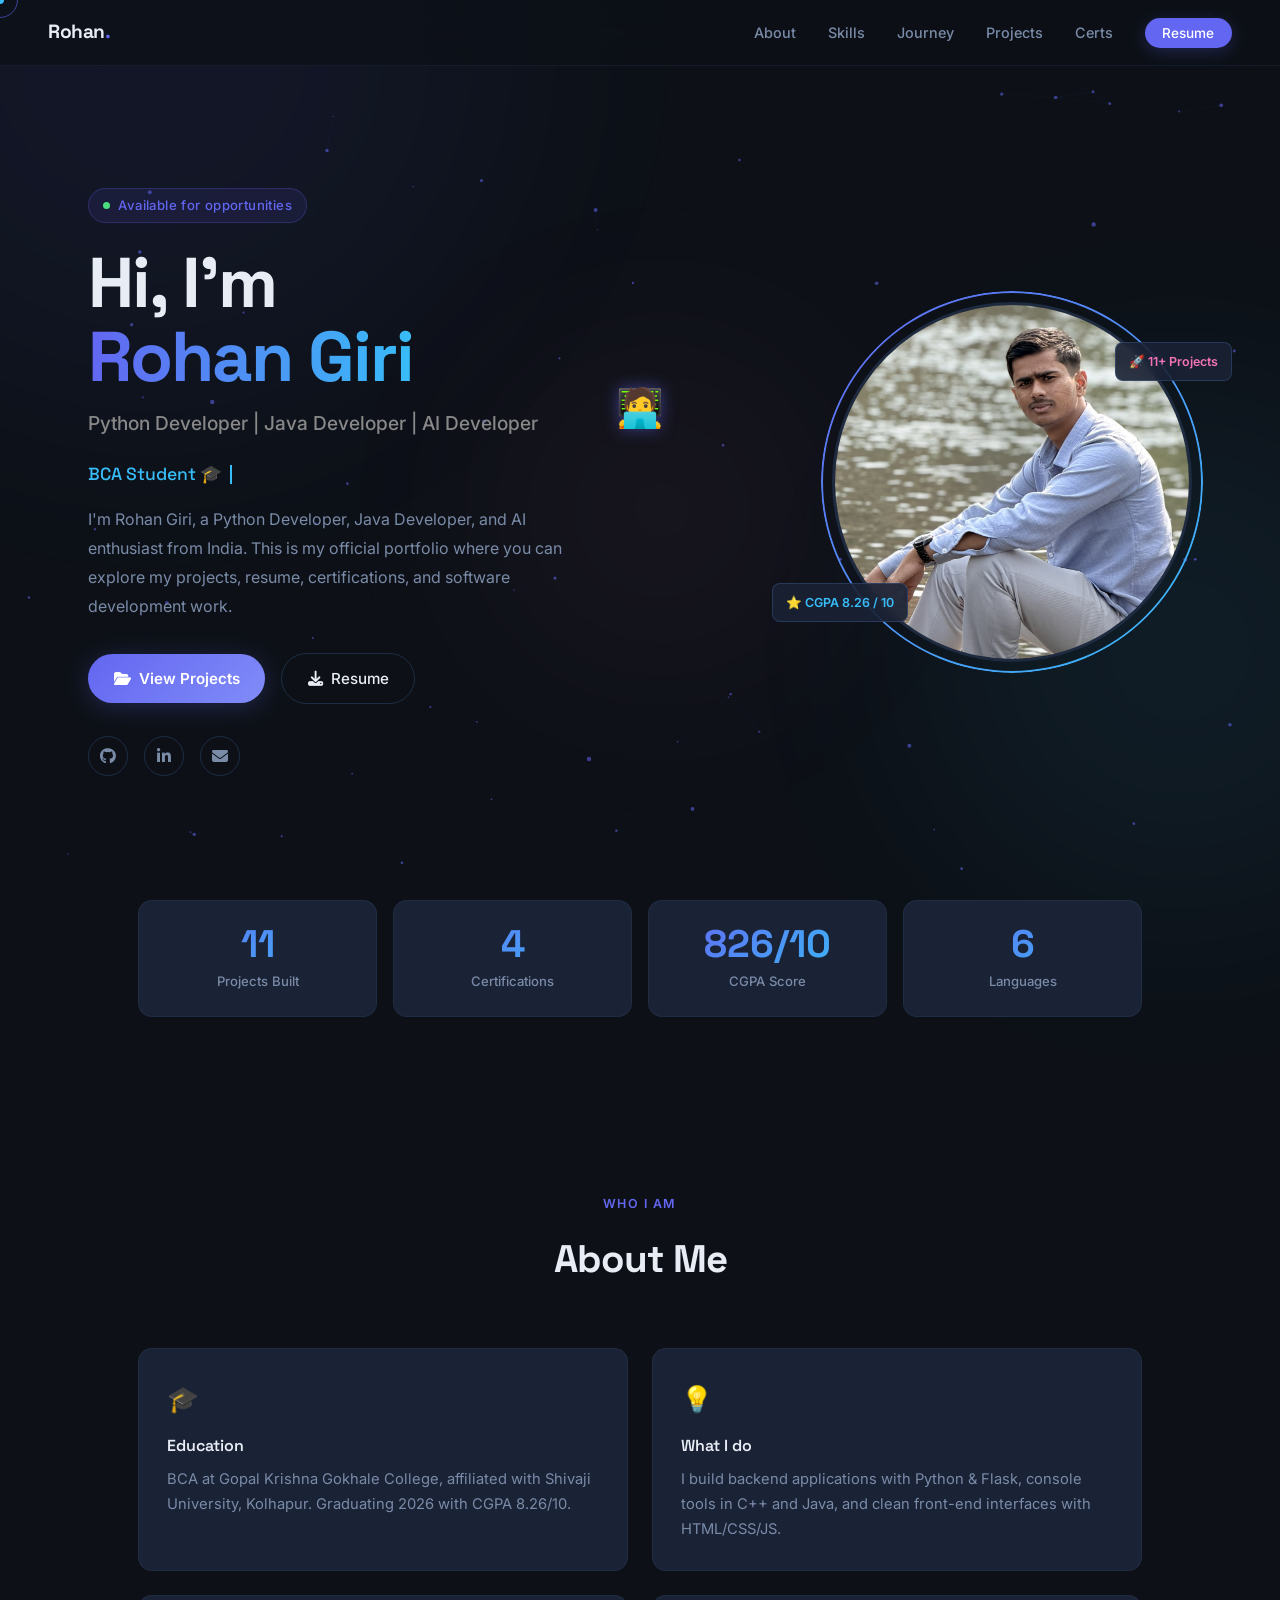
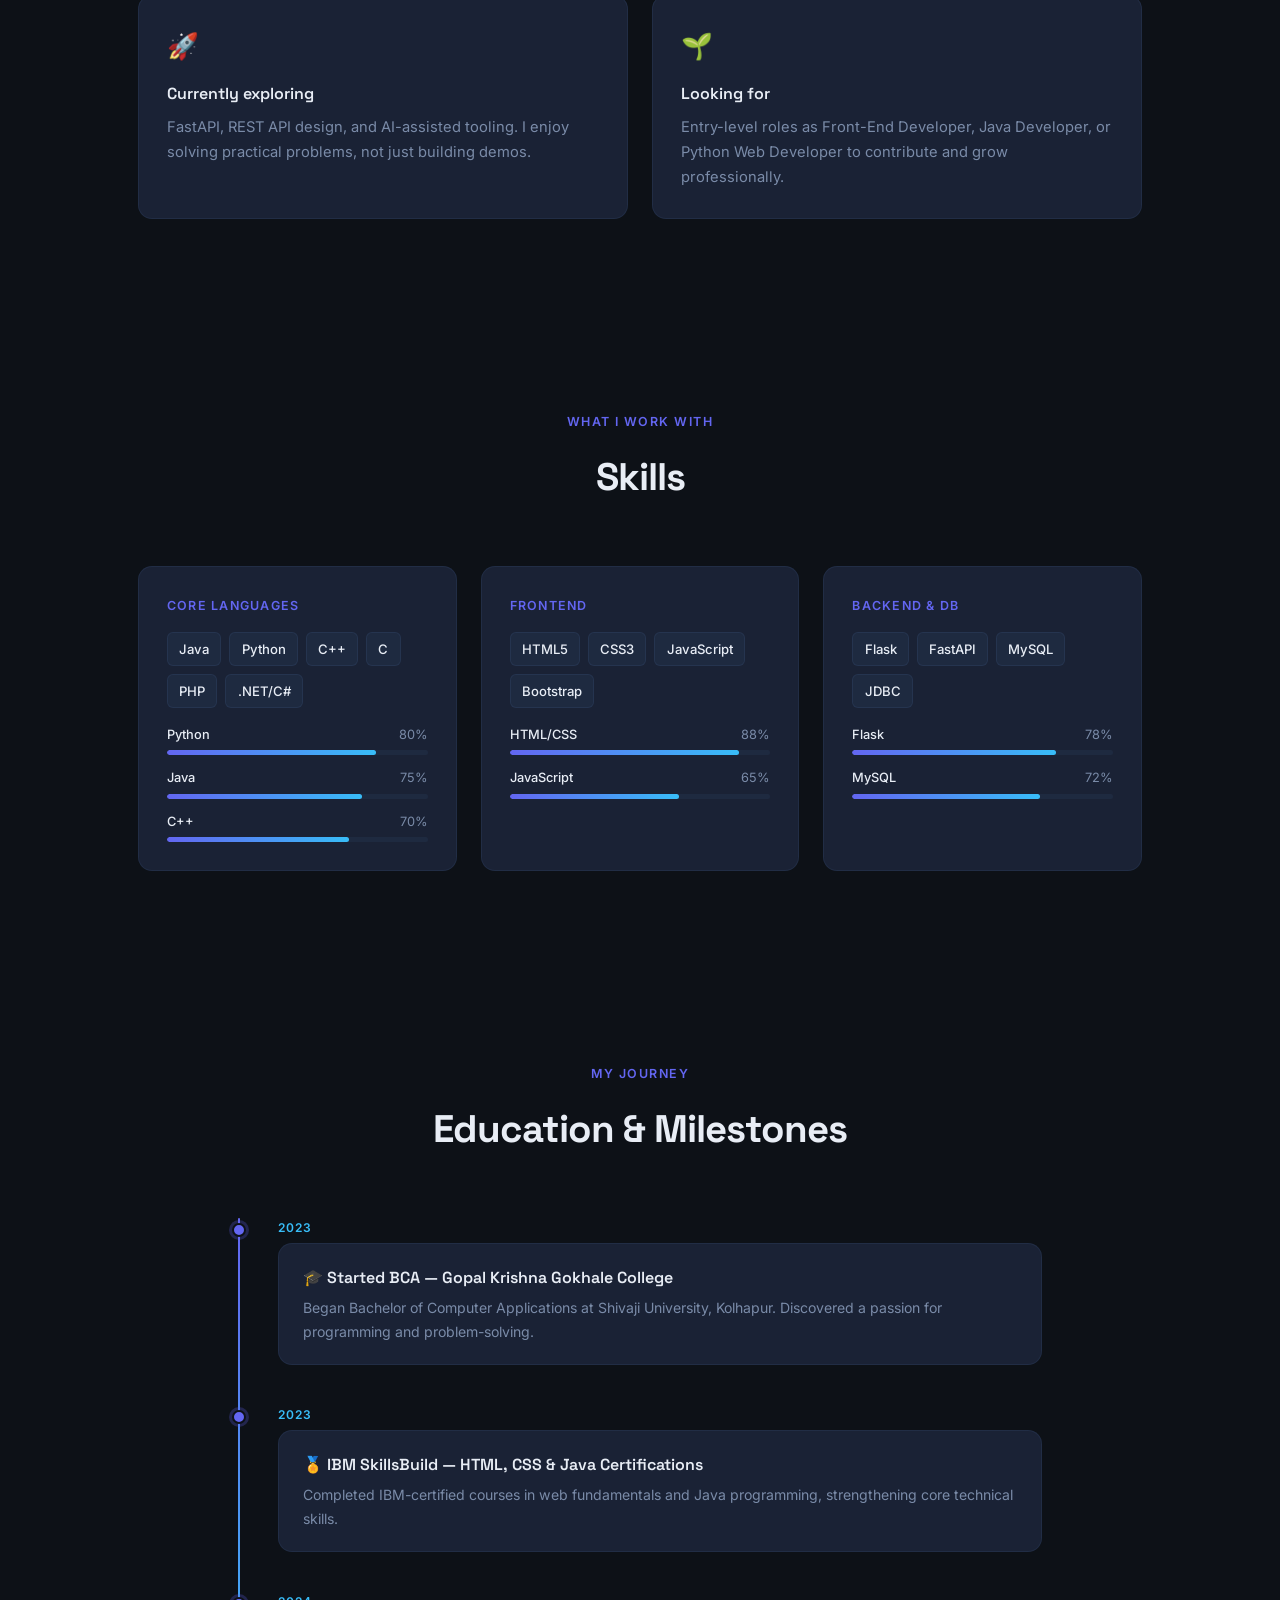
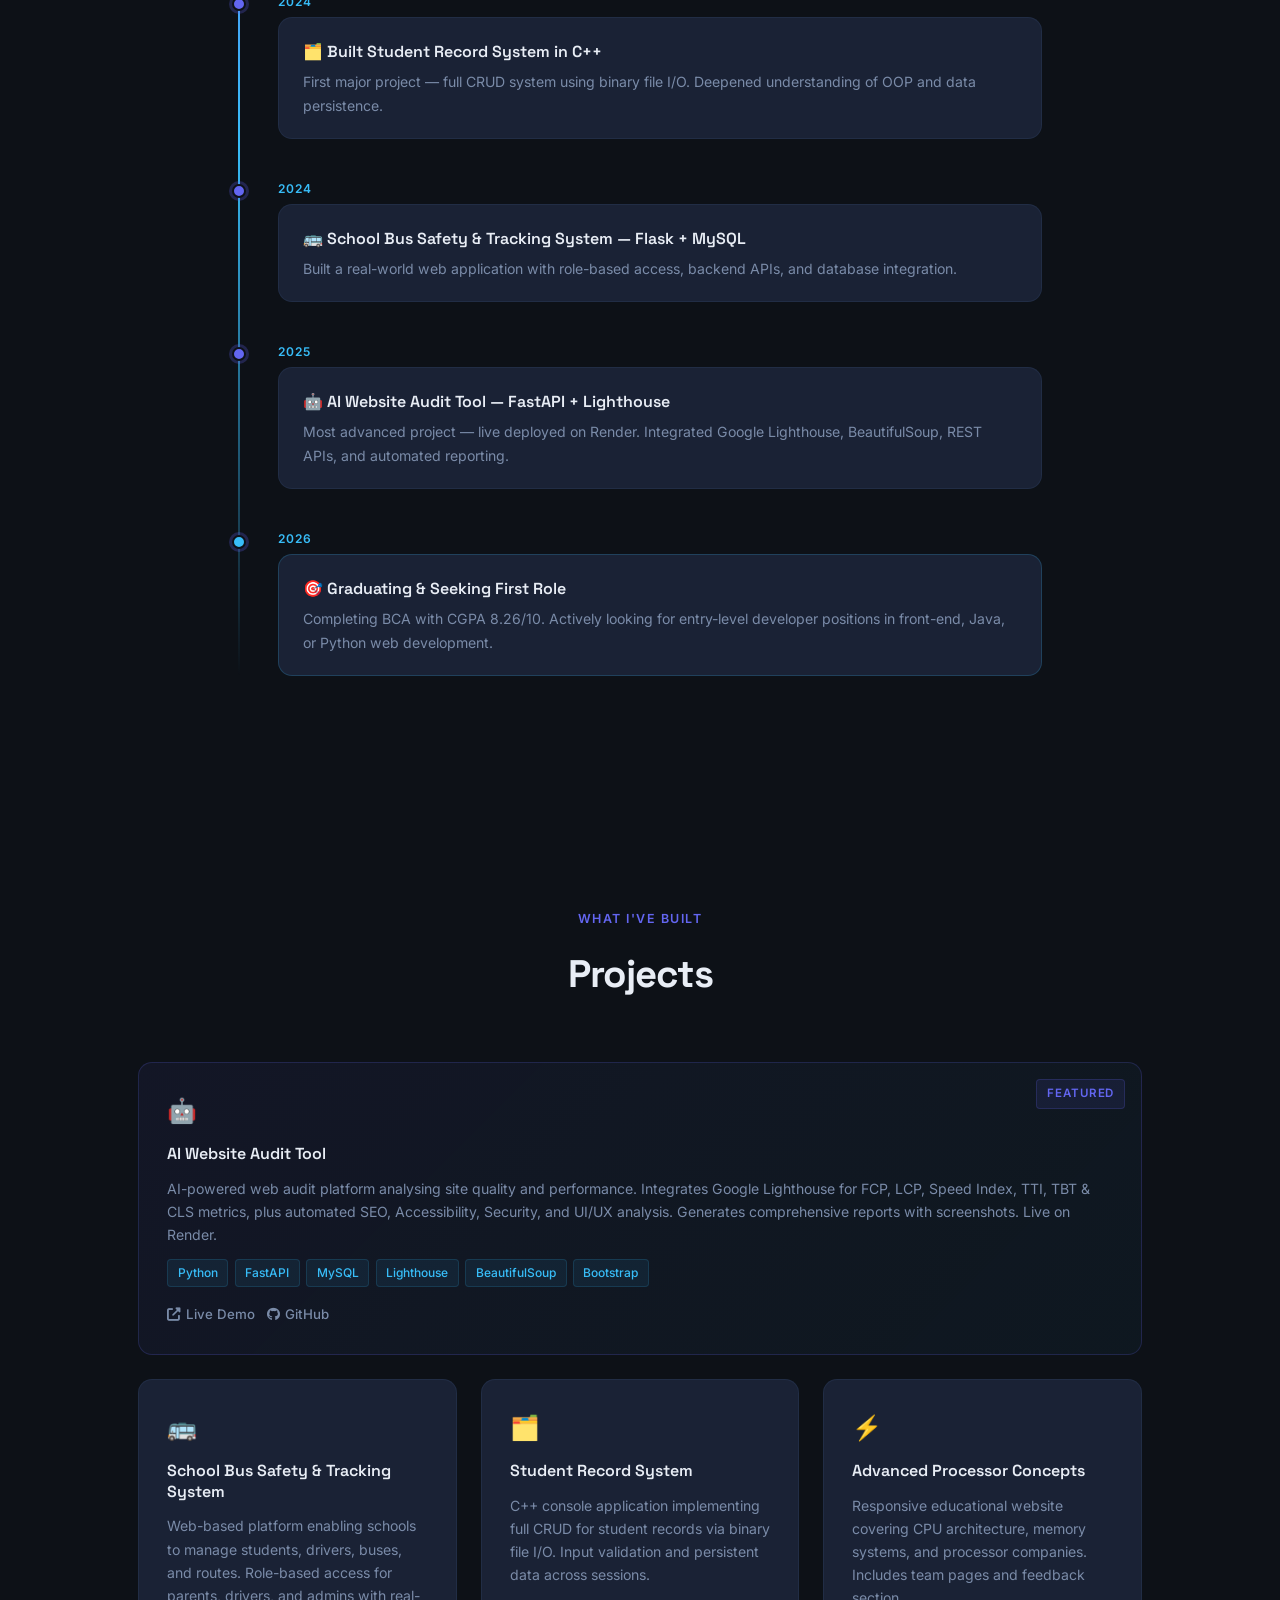
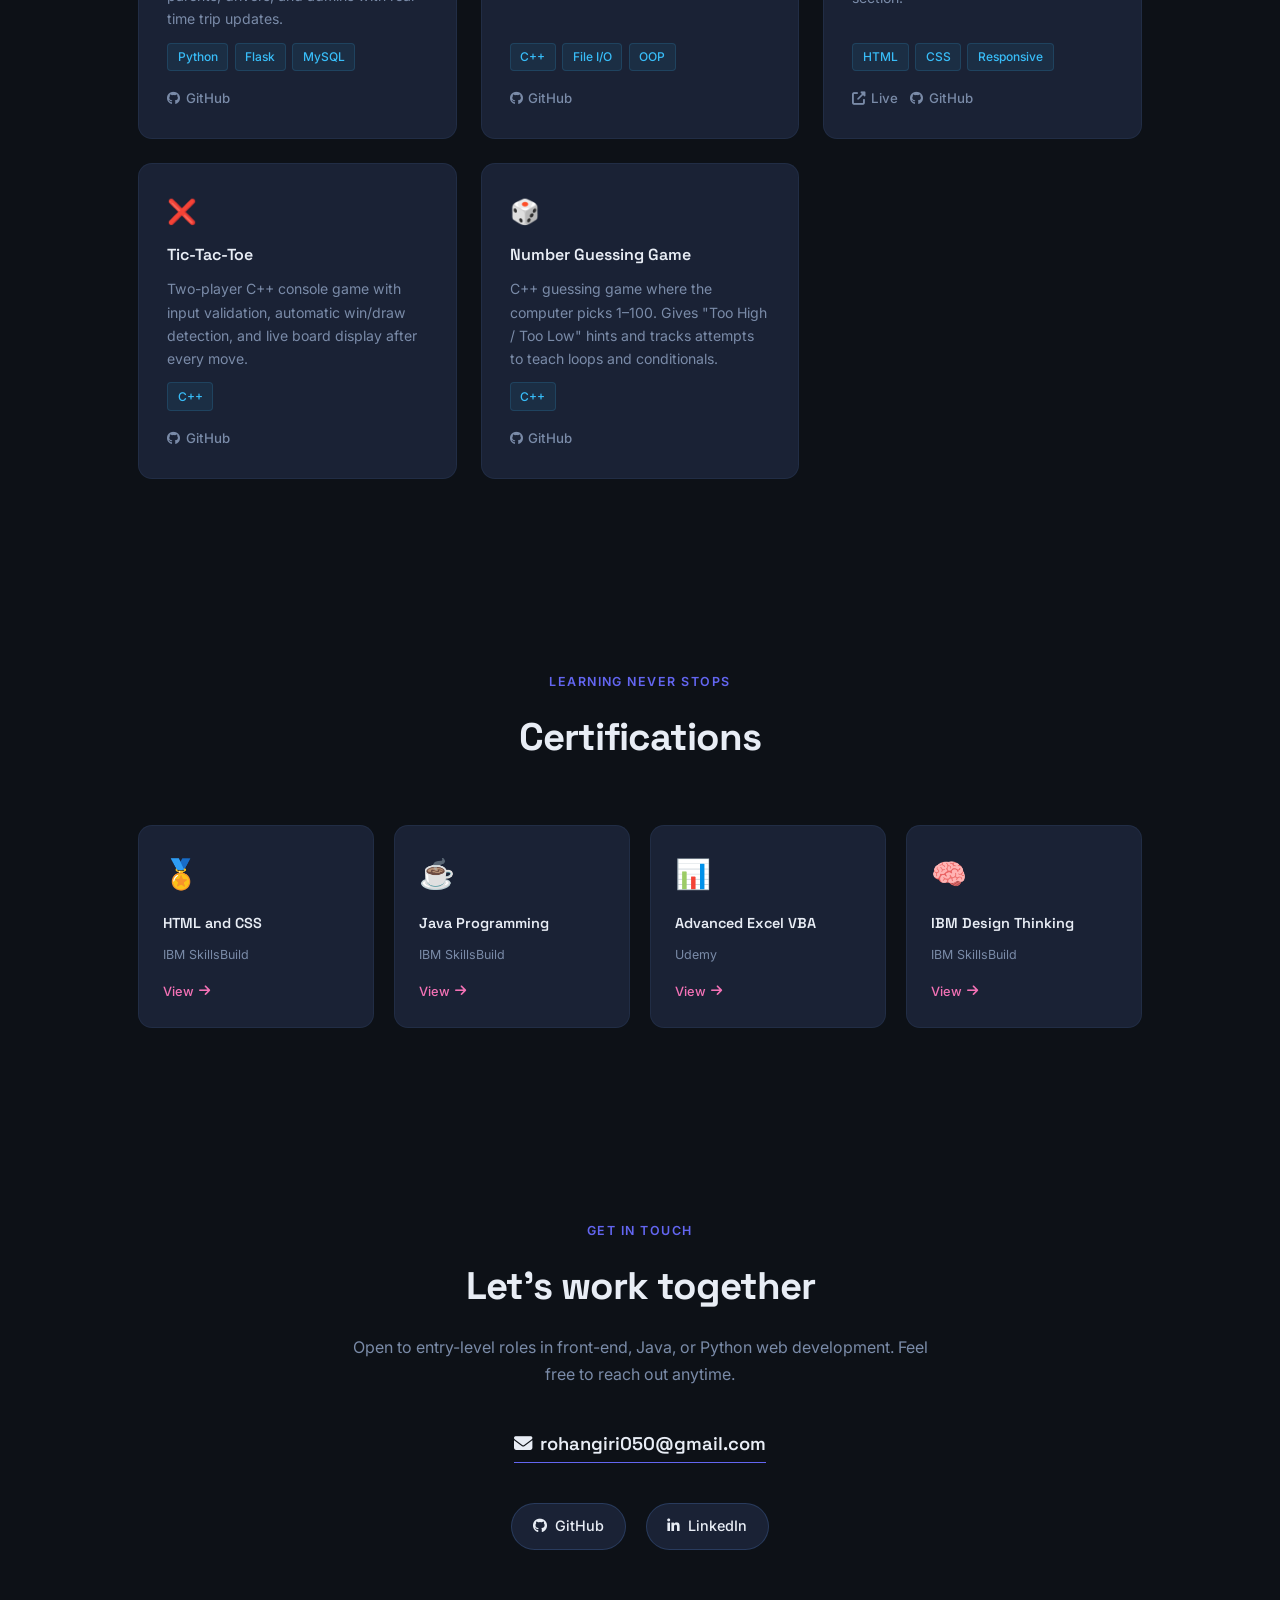
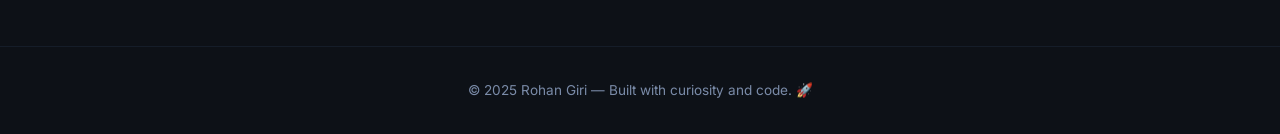
<file: index.html>
<!DOCTYPE html>
<html lang="en">
<head>
<script type="application/ld+json">
{
  "@context": "https://schema.org",
  "@type": "Person",
  "name": "Rohan Giri",
  "url": "https://rohangiri.is-a.dev",
  "image": "https://rohangiri.is-a.dev/images/rohan_photo_JPG.jpeg",
  "jobTitle": "Python Developer",
  "description": "Python Developer, Java Developer and AI enthusiast.",
  "email": "mailto:rohangiri050@gmail.com",
  "knowsAbout": [
    "Python",
    "Java",
    "FastAPI",
    "Flask",
    "MySQL",
    "REST API",
    "HTML",
    "CSS",
    "JavaScript",
    "Bootstrap",
    "Artificial Intelligence",
    "Web Development"  ],
  "sameAs": [
    "https://github.com/rohan-giri-kop",
    "https://www.linkedin.com/in/rohan-giri-kop/"
  ],
"address": {
  "@type": "PostalAddress",
  "addressCountry": "India"
},
"alumniOf": {
  "@type":"CollegeOrUniversity",
  "name":"Gopal Krishna Gokhale College"
}
}
</script>
  <meta charset="UTF-8">
  <meta name="viewport" content="width=device-width, initial-scale=1.0">
  <meta name="description"
    content="Official portfolio of Rohan Giri, Python Developer and Java Developer from India. Explore AI projects, FastAPI applications, web development projects, certifications, GitHub and resume.">

  <meta name="keywords" content="Rohan Giri, Python Developer, Java Developer, Portfolio, FastAPI, AI, Web Developer, Software Engineer">

  <meta name="author" content="Rohan Giri">

  <meta name="robots" content="index, follow">

  <meta property="og:title" content="Rohan Giri | Portfolio">
  <meta property="og:description" content="Python Developer | Java Developer | AI Projects">
  <meta property="og:image" content="https://rohangiri.is-a.dev/images/rohan_photo_JPG.jpeg">
  <meta property="og:url" content="https://rohangiri.is-a.dev">
  <meta property="og:type" content="website">

<link rel="canonical" href="https://rohangiri.is-a.dev/">
  <title>Rohan Giri | Python Developer | Java Developer | AI Projects | Portfolio</title>
  <link rel="stylesheet" href="https://cdnjs.cloudflare.com/ajax/libs/font-awesome/6.5.0/css/all.min.css">
  <link href="https://fonts.googleapis.com/css2?family=Inter:wght@300;400;500;600&family=Space+Grotesk:wght@400;500;600;700&display=swap" rel="stylesheet">
  <link rel="stylesheet" href="static/css/style.css">
  <link rel="icon" href="favicon.ico">
</head>
<body>

  <!-- LOADER -->
  <div id="loader">
    <div class="loader-initials">🧑‍💻</div>
    <div class="loader-bar-wrap"><div class="loader-bar"></div></div>
    <div class="loader-text">Loading portfolio...</div>
  </div>

  <!-- CURSOR -->
  <div id="cursor-dot"></div>
  <div id="cursor-ring"></div>

  <!-- ASTRONAUT CHARACTER -->
  <div id="astronaut">🧑‍💻</div>

  <!-- PARTICLES -->
  <canvas id="particles"></canvas>

  <!-- BLOBS -->
  <div class="blob blob1"></div>
  <div class="blob blob2"></div>
  <div class="blob blob3"></div>

  <!-- NAV -->
  <nav>
    <a href="#" class="nav-logo">Rohan<span>.</span></a>
    <ul class="nav-links">
      <li><a href="#about">About</a></li>
      <li><a href="#skills">Skills</a></li>
      <li><a href="#timeline">Journey</a></li>
      <li><a href="#projects">Projects</a></li>
      <li><a href="#certifications">Certs</a></li>
      <li><a href="docs/Rohan_Resume.pdf" class="nav-cta" target="_blank">Resume</a></li>
    </ul>
  </nav>

  <!-- HERO -->
  <section id="home" class="section-wrap">
    <div class="hero">
      <div class="hero-content">
        <div class="hero-badge">Available for opportunities</div>
        <h1>Hi, I'm<br><span class="line2">Rohan Giri</span></h1>
        <h2 class="hero-subtitle">
            Python Developer | Java Developer | AI Developer
        </h2>
        <div class="typing-line">
          <span id="typing-text"></span><span class="cursor-blink"></span>
        </div>
        <p class="hero-desc">I'm Rohan Giri, a Python Developer, Java Developer, and AI enthusiast from India.
            This is my official portfolio where you can explore my projects, resume,
            certifications, and software development work.
        </p>
        <div class="hero-actions">
          <a href="#projects" class="btn-primary"><i class="fas fa-folder-open"></i> View Projects</a>
          <a href="docs/Rohan_Resume.pdf" class="btn-ghost" target="_blank"><i class="fas fa-download"></i> Resume</a>
        </div>
        <div class="social-row">
          <a href="https://github.com/rohanprogrammer11" target="_blank" rel="noopener noreferrer" class="social-link" aria-label="GitHub"><i class="fab fa-github"></i></a>
          <a href="https://www.linkedin.com/in/rohan-giri-kop/" target="_blank" rel="noopener noreferrer" class="social-link" aria-label="LinkedIn"><i class="fab fa-linkedin-in"></i></a>
          <a href="mailto:rohangiri050@gmail.com" class="social-link" aria-label="Email"><i class="fas fa-envelope"></i></a>
        </div>
      </div>
      <div class="hero-visual">
      <div class="hero-img-wrap">
          <div class="hero-img-ring"></div>
          <img src="images/rohan_photo_JPG.jpeg" alt="Rohan Giri" class="hero-img">
      </div>

      <div class="hero-float-badge badge-cgpa">
          ⭐ CGPA 8.26 / 10
      </div>

      <div class="hero-float-badge badge-proj">
          🚀 11+ Projects
      </div>    
    </div>
  </section>

  <!-- STATS -->
  <div class="stats-row stagger section-wrap">
    <div class="stat-card">
      <div class="stat-num" data-target="11">0</div>
      <div class="stat-label">Projects Built</div>
    </div>
    <div class="stat-card">
      <div class="stat-num" data-target="4">0</div>
      <div class="stat-label">Certifications</div>
    </div>
    <div class="stat-card">
      <div class="stat-num" data-target="826" data-suffix="/10">0</div>
      <div class="stat-label">CGPA Score</div>
    </div>
    <div class="stat-card">
      <div class="stat-num" data-target="6">0</div>
      <div class="stat-label">Languages</div>
    </div>
  </div>

  <!-- ABOUT -->
  <section id="about" class="about-section section-wrap">
    <div class="section-header reveal">
      <p class="section-eyebrow">Who I am</p>
      <h2 class="section-title">About Me</h2>
    </div>
    <div class="about-grid stagger">
      <div class="about-card">
        <span class="about-card-icon">🎓</span>
        <h3>Education</h3>
        <p>BCA at Gopal Krishna Gokhale College, affiliated with Shivaji University, Kolhapur. Graduating 2026 with CGPA 8.26/10.</p>
      </div>
      <div class="about-card">
        <span class="about-card-icon">💡</span>
        <h3>What I do</h3>
        <p>I build backend applications with Python & Flask, console tools in C++ and Java, and clean front-end interfaces with HTML/CSS/JS.</p>
      </div>
      <div class="about-card">
        <span class="about-card-icon">🚀</span>
        <h3>Currently exploring</h3>
        <p>FastAPI, REST API design, and AI-assisted tooling. I enjoy solving practical problems, not just building demos.</p>
      </div>
      <div class="about-card">
        <span class="about-card-icon">🌱</span>
        <h3>Looking for</h3>
        <p>Entry-level roles as Front-End Developer, Java Developer, or Python Web Developer to contribute and grow professionally.</p>
      </div>
    </div>
  </section>

  <!-- SKILLS -->
  <section id="skills" class="skills-section section-wrap">
    <div class="section-header reveal">
      <p class="section-eyebrow">What I work with</p>
      <h2 class="section-title">Skills</h2>
    </div>
    <div class="skills-grid stagger">
      <div class="skill-group">
        <div class="skill-group-title">Core Languages</div>
        <div class="skill-tags">
          <span class="skill-tag">Java</span><span class="skill-tag">Python</span>
          <span class="skill-tag">C++</span><span class="skill-tag">C</span>
          <span class="skill-tag">PHP</span><span class="skill-tag">.NET/C#</span>
        </div>
        <div class="skill-bar-list">
          <div class="skill-bar-item">
            <div class="skill-bar-header"><span class="skill-bar-name">Python</span><span class="skill-bar-pct">80%</span></div>
            <div class="skill-bar-track"><div class="skill-bar-fill" data-width="80"></div></div>
          </div>
          <div class="skill-bar-item">
            <div class="skill-bar-header"><span class="skill-bar-name">Java</span><span class="skill-bar-pct">75%</span></div>
            <div class="skill-bar-track"><div class="skill-bar-fill" data-width="75"></div></div>
          </div>
          <div class="skill-bar-item">
            <div class="skill-bar-header"><span class="skill-bar-name">C++</span><span class="skill-bar-pct">70%</span></div>
            <div class="skill-bar-track"><div class="skill-bar-fill" data-width="70"></div></div>
          </div>
        </div>
      </div>
      <div class="skill-group">
        <div class="skill-group-title">Frontend</div>
        <div class="skill-tags">
          <span class="skill-tag">HTML5</span><span class="skill-tag">CSS3</span>
          <span class="skill-tag">JavaScript</span><span class="skill-tag">Bootstrap</span>
        </div>
        <div class="skill-bar-list">
          <div class="skill-bar-item">
            <div class="skill-bar-header"><span class="skill-bar-name">HTML/CSS</span><span class="skill-bar-pct">88%</span></div>
            <div class="skill-bar-track"><div class="skill-bar-fill" data-width="88"></div></div>
          </div>
          <div class="skill-bar-item">
            <div class="skill-bar-header"><span class="skill-bar-name">JavaScript</span><span class="skill-bar-pct">65%</span></div>
            <div class="skill-bar-track"><div class="skill-bar-fill" data-width="65"></div></div>
          </div>
        </div>
      </div>
      <div class="skill-group">
        <div class="skill-group-title">Backend & DB</div>
        <div class="skill-tags">
          <span class="skill-tag">Flask</span><span class="skill-tag">FastAPI</span>
          <span class="skill-tag">MySQL</span><span class="skill-tag">JDBC</span>
        </div>
        <div class="skill-bar-list">
          <div class="skill-bar-item">
            <div class="skill-bar-header"><span class="skill-bar-name">Flask</span><span class="skill-bar-pct">78%</span></div>
            <div class="skill-bar-track"><div class="skill-bar-fill" data-width="78"></div></div>
          </div>
          <div class="skill-bar-item">
            <div class="skill-bar-header"><span class="skill-bar-name">MySQL</span><span class="skill-bar-pct">72%</span></div>
            <div class="skill-bar-track"><div class="skill-bar-fill" data-width="72"></div></div>
          </div>
        </div>
      </div>
    </div>
  </section>

  <!-- TIMELINE -->
  <section id="timeline" class="timeline-section section-wrap">
    <div class="section-header reveal">
      <p class="section-eyebrow">My journey</p>
      <h2 class="section-title">Education & Milestones</h2>
    </div>
    <div class="timeline">
      <div class="tl-item">
        <div class="tl-dot"></div>
        <div class="tl-year">2023</div>
        <div class="tl-card">
          <h4>🎓 Started BCA — Gopal Krishna Gokhale College</h4>
          <p>Began Bachelor of Computer Applications at Shivaji University, Kolhapur. Discovered a passion for programming and problem-solving.</p>
        </div>
      </div>
      <div class="tl-item">
        <div class="tl-dot"></div>
        <div class="tl-year">2023</div>
        <div class="tl-card">
          <h4>🏅 IBM SkillsBuild — HTML, CSS & Java Certifications</h4>
          <p>Completed IBM-certified courses in web fundamentals and Java programming, strengthening core technical skills.</p>
        </div>
      </div>
      <div class="tl-item">
        <div class="tl-dot"></div>
        <div class="tl-year">2024</div>
        <div class="tl-card">
          <h4>🗂️ Built Student Record System in C++</h4>
          <p>First major project — full CRUD system using binary file I/O. Deepened understanding of OOP and data persistence.</p>
        </div>
      </div>
      <div class="tl-item">
        <div class="tl-dot"></div>
        <div class="tl-year">2024</div>
        <div class="tl-card">
          <h4>🚌 School Bus Safety & Tracking System — Flask + MySQL</h4>
          <p>Built a real-world web application with role-based access, backend APIs, and database integration.</p>
        </div>
      </div>
      <div class="tl-item">
        <div class="tl-dot"></div>
        <div class="tl-year">2025</div>
        <div class="tl-card">
          <h4>🤖 AI Website Audit Tool — FastAPI + Lighthouse</h4>
          <p>Most advanced project — live deployed on Render. Integrated Google Lighthouse, BeautifulSoup, REST APIs, and automated reporting.</p>
        </div>
      </div>
      <div class="tl-item">
        <div class="tl-dot tl-dot-highlight"></div>
        <div class="tl-year">2026</div>
        <div class="tl-card tl-card-highlight">
          <h4>🎯 Graduating & Seeking First Role</h4>
          <p>Completing BCA with CGPA 8.26/10. Actively looking for entry-level developer positions in front-end, Java, or Python web development.</p>
        </div>
      </div>
    </div>
  </section>

  <!-- PROJECTS -->
  <section id="projects" class="projects-section section-wrap">
    <div class="section-header reveal">
      <p class="section-eyebrow">What I've built</p>
      <h2 class="section-title">Projects</h2>
    </div>
    <div class="projects-grid stagger">
      <div class="project-card featured">
        <span class="featured-badge">Featured</span>
        <div class="project-icon">🤖</div>
        <h4>AI Website Audit Tool</h4>
        <p>AI-powered web audit platform analysing site quality and performance. Integrates Google Lighthouse for FCP, LCP, Speed Index, TTI, TBT & CLS metrics, plus automated SEO, Accessibility, Security, and UI/UX analysis. Generates comprehensive reports with screenshots. Live on Render.</p>
        <div class="project-tech">
          <span class="tech-tag">Python</span><span class="tech-tag">FastAPI</span>
          <span class="tech-tag">MySQL</span><span class="tech-tag">Lighthouse</span>
          <span class="tech-tag">BeautifulSoup</span><span class="tech-tag">Bootstrap</span>
        </div>
        <div class="project-links">
          <a href="https://website-audit-tool-t3w9.onrender.com" target="_blank" rel="noopener noreferrer" class="project-link"><i class="fas fa-external-link-alt"></i> Live Demo</a>
          <a href="https://github.com/rohanprogrammer11" target="_blank" rel="noopener noreferrer" class="project-link"><i class="fab fa-github"></i> GitHub</a>
        </div>
      </div>
      <div class="project-card">
        <div class="project-icon">🚌</div>
        <h4>School Bus Safety & Tracking System</h4>
        <p>Web-based platform enabling schools to manage students, drivers, buses, and routes. Role-based access for parents, drivers, and admins with real-time trip updates.</p>
        <div class="project-tech"><span class="tech-tag">Python</span><span class="tech-tag">Flask</span><span class="tech-tag">MySQL</span></div>
        <div class="project-links"><a href="https://github.com/rohanprogrammer11/School-Bus-Tracking-and-Safety-System" target="_blank" rel="noopener noreferrer" class="project-link"><i class="fab fa-github"></i> GitHub</a></div>
      </div>
      <div class="project-card">
        <div class="project-icon">🗂️</div>
        <h4>Student Record System</h4>
        <p>C++ console application implementing full CRUD for student records via binary file I/O. Input validation and persistent data across sessions.</p>
        <div class="project-tech"><span class="tech-tag">C++</span><span class="tech-tag">File I/O</span><span class="tech-tag">OOP</span></div>
        <div class="project-links"><a href="https://github.com/rohanprogrammer11/Student-Record-System" target="_blank" rel="noopener noreferrer" class="project-link"><i class="fab fa-github"></i> GitHub</a></div>
      </div>
      <div class="project-card">
        <div class="project-icon">⚡</div>
        <h4>Advanced Processor Concepts</h4>
        <p>Responsive educational website covering CPU architecture, memory systems, and processor companies. Includes team pages and feedback section.</p>
        <div class="project-tech"><span class="tech-tag">HTML</span><span class="tech-tag">CSS</span><span class="tech-tag">Responsive</span></div>
        <div class="project-links">
          <a href="https://rohanprogrammer11.github.io/Advance-Processor-Concept-mini-project-/" target="_blank" rel="noopener noreferrer" class="project-link"><i class="fas fa-external-link-alt"></i> Live</a>
          <a href="https://github.com/rohanprogrammer11/Advance-Processor-Concept-mini-project-" target="_blank" rel="noopener noreferrer" class="project-link"><i class="fab fa-github"></i> GitHub</a>
        </div>
      </div>
      <div class="project-card">
        <div class="project-icon">❌</div>
        <h4>Tic-Tac-Toe</h4>
        <p>Two-player C++ console game with input validation, automatic win/draw detection, and live board display after every move.</p>
        <div class="project-tech"><span class="tech-tag">C++</span></div>
        <div class="project-links"><a href="https://github.com/rohanprogrammer11/Tic-Tac-Toe-game" target="_blank" rel="noopener noreferrer" class="project-link"><i class="fab fa-github"></i> GitHub</a></div>
      </div>
      <div class="project-card">
        <div class="project-icon">🎲</div>
        <h4>Number Guessing Game</h4>
        <p>C++ guessing game where the computer picks 1–100. Gives "Too High / Too Low" hints and tracks attempts to teach loops and conditionals.</p>
        <div class="project-tech"><span class="tech-tag">C++</span></div>
        <div class="project-links"><a href="https://github.com/rohanprogrammer11/Number-Guessing-Game" target="_blank" rel="noopener noreferrer" class="project-link"><i class="fab fa-github"></i> GitHub</a></div>
      </div>
    </div>
  </section>

  <!-- CERTS -->
  <section id="certifications" class="certs-section section-wrap">
    <div class="section-header reveal">
      <p class="section-eyebrow">Learning never stops</p>
      <h2 class="section-title">Certifications</h2>
    </div>
    <div class="certs-grid stagger">
      <div class="cert-card"><div class="cert-icon">🏅</div><h4>HTML and CSS</h4><p class="cert-issuer">IBM SkillsBuild</p>
      <a href="certificate/HTML and CSS Certificate.pdf" class="cert-link" target="_blank" rel="noopener noreferrer">View <i class="fas fa-arrow-right"></i></a></div>

      <div class="cert-card"><div class="cert-icon">☕</div><h4>Java Programming</h4><p class="cert-issuer">IBM SkillsBuild</p>
      <a href="certificate/Java  Certificate.pdf" class="cert-link" target="_blank" rel="noopener noreferrer">View <i class="fas fa-arrow-right"></i></a></div>

      <div class="cert-card"><div class="cert-icon">📊</div><h4>Advanced Excel VBA</h4><p class="cert-issuer">Udemy</p>
      <a href="certificate/Excel_certificate.pdf" class="cert-link" target="_blank" rel="noopener noreferrer">View <i class="fas fa-arrow-right"></i></a></div>

      <div class="cert-card"><div class="cert-icon">🧠</div><h4>IBM Design Thinking</h4><p class="cert-issuer">IBM SkillsBuild</p><a href="certificate/IBM and Design Thinking Certificate.pdf" class="cert-link" target="_blank" rel="noopener noreferrer">View <i class="fas fa-arrow-right"></i></a></div>
    </div>
  </section>

  <!-- CONTACT -->
  <section id="contact" class="contact-section section-wrap">
    <div class="reveal">
      <p class="section-eyebrow">Get in touch</p>
      <h2 class="section-title section-title-spacing">Let's work together</h2>
      <p class="contact-desc">Open to entry-level roles in front-end, Java, or Python web development. Feel free to reach out anytime.</p>
      <a href="mailto:rohangiri050@gmail.com" class="contact-email"><i class="fas fa-envelope"></i> rohangiri050@gmail.com</a>
      <div class="contact-socials">
        <a href="https://github.com/rohan-giri-kop" target="_blank" rel="noopener noreferrer" class="contact-social-btn"><i class="fab fa-github"></i> GitHub</a>
        <a href="https://www.linkedin.com/in/rohan-giri-kop/" target="_blank" rel="noopener noreferrer" class="contact-social-btn"><i class="fab fa-linkedin-in"></i> LinkedIn</a>
      </div>
    </div>
  </section>

  <footer><p>© 2025 Rohan Giri — Built with curiosity and code. 🚀</p></footer>

  <script src="static/js/script.js"></script>
</body>
</html>
</file>
<file: static/css/style.css>
/*  <style> */
    *, *::before, *::after { box-sizing: border-box; margin: 0; padding: 0; }

    :root {
      --bg: #0d1117;
      --bg2: #141b27;
      --surface: #1a2235;
      --surface2: #1e2a40;
      --border: rgba(100,140,200,0.1);
      --border-hover: rgba(100,160,255,0.2);
      --text: #e8edf5;
      --muted: #7a8ba8;
      --accent: #6366f1;
      --accent2: #38bdf8;
      --accent3: #f472b6;
      --accent-glow: rgba(99,102,241,0.25);
      --font-display: 'Space Grotesk', sans-serif;
      --font-body: 'Inter', sans-serif;
      --radius: 14px;
      --radius-sm: 8px;
    }

    html { scroll-behavior: smooth; }

    body {
      background: var(--bg);
      color: var(--text);
      font-family: var(--font-body);
      font-size: 16px;
      line-height: 1.7;
      overflow-x: hidden;
      cursor: none;
    }

    .hero-subtitle {
        font-size: 1.2rem;
        font-weight: 500;
        color: #888;
        margin: 12px 0 20px;
    }

    /* ── LOADING SCREEN ── */
    #loader {
      position: fixed; inset: 0; z-index: 9999;
      background: var(--bg);
      display: flex; flex-direction: column;
      align-items: center; justify-content: center;
      gap: 1.5rem;
      transition: opacity 0.6s, visibility 0.6s;
    }
    #loader.hide { opacity: 0; visibility: hidden; }

    .loader-initials {
      font-family: var(--font-display);
      font-size: 5rem;
      font-weight: 700;
      letter-spacing: -4px;
      background: linear-gradient(135deg, var(--accent), var(--accent2));
      -webkit-background-clip: text;
      -webkit-text-fill-color: transparent;
      background-clip: text;
      animation: pulse-scale 1s ease-in-out infinite alternate;
    }

    @keyframes pulse-scale {
      from { transform: scale(1); }
      to { transform: scale(1.08); }
    }

    .loader-bar-wrap {
      width: 180px; height: 3px;
      background: rgba(255,255,255,0.08);
      border-radius: 10px; overflow: hidden;
    }
    .loader-bar {
      height: 100%;
      background: linear-gradient(90deg, var(--accent), var(--accent2));
      border-radius: 10px;
      animation: load-fill 1.8s ease forwards;
    }
    @keyframes load-fill { from { width: 0; } to { width: 100%; } }
    .loader-text {
      font-size: 0.78rem;
      font-weight: 500;
      letter-spacing: 0.15em;
      text-transform: uppercase;
      color: var(--muted);
    }

    /* ── CUSTOM CURSOR ── */
    #cursor-dot {
      position: fixed; z-index: 9998; pointer-events: none;
      width: 8px; height: 8px; border-radius: 50%;
      background: var(--accent2);
      transform: translate(-50%, -50%);
      transition: transform 0.1s, width 0.2s, height 0.2s, background 0.2s;
    }
    #cursor-ring {
      position: fixed; z-index: 9997; pointer-events: none;
      width: 36px; height: 36px; border-radius: 50%;
      border: 1.5px solid rgba(99,102,241,0.6);
      transform: translate(-50%, -50%);
      transition: transform 0.12s ease, width 0.25s, height 0.25s, opacity 0.25s;
    }
    body.cursor-hover #cursor-dot { width: 12px; height: 12px; background: var(--accent3); }
    body.cursor-hover #cursor-ring { width: 52px; height: 52px; opacity: 0.5; }

    /* ── ANIMATED CHARACTER (astronaut) ── */
    #astronaut {
      position: fixed; z-index: 9000; pointer-events: none;
      width: 52px; height: 52px;
      transform: translate(-50%, -120%);
      transition: left 0.35s cubic-bezier(0.25,0.46,0.45,0.94),
                  top 0.35s cubic-bezier(0.25,0.46,0.45,0.94);
      filter: drop-shadow(0 0 8px rgba(99,102,241,0.5));
      font-size: 2.4rem;
      line-height: 1;
      text-align: center;
      -webkit-user-select: none;
      user-select: none;
      animation: astro-float 3s ease-in-out infinite;
    }
    @keyframes astro-float {
      0%, 100% { transform: translate(-50%, -120%) rotate(-8deg); }
      50% { transform: translate(-50%, -140%) rotate(8deg); }
    }

    /* ── PARTICLE CANVAS ── */
    #particles {
      position: fixed; inset: 0; z-index: 0; pointer-events: none;
    }

    /* ── NAV ── */
    nav {
      position: fixed; top: 0; left: 0; right: 0; z-index: 100;
      display: flex; justify-content: space-between; align-items: center;
      padding: 1rem 3rem;
      background: rgba(13,17,23,0.75);
      -webkit-backdrop-filter: blur(20px);
      backdrop-filter: blur(20px);
      border-bottom: 1px solid var(--border);
    }
    .nav-logo {
      font-family: var(--font-display); font-size: 1.2rem; font-weight: 700;
      color: var(--text); text-decoration: none; letter-spacing: -0.5px;
    }
    .nav-logo span { color: var(--accent); }
    .nav-links { display: flex; gap: 2rem; list-style: none; }
    .nav-links a {
      color: var(--muted); text-decoration: none; font-size: 0.9rem;
      font-weight: 500; transition: color 0.2s;
    }
    .nav-links a:hover { color: var(--text); }
    .nav-cta {
      background: var(--accent); color: #fff !important;
      padding: 0.45rem 1.1rem; border-radius: 40px; font-size: 0.85rem !important;
      transition: opacity 0.2s, transform 0.2s !important;
      box-shadow: 0 4px 16px var(--accent-glow);
    }
    .nav-cta:hover { opacity: 0.85; transform: translateY(-1px); }

    /* ── HERO ── */
    .hero {
      min-height: 100vh; display: flex; align-items: center;
      padding: 8rem 3rem 4rem; max-width: 1200px; margin: 0 auto; gap: 4rem;
      position: relative; z-index: 1;
    }
    .hero-content { flex: 1; }

    .hero-badge {
      display: inline-flex; align-items: center; gap: 0.5rem;
      background: rgba(99,102,241,0.1); border: 1px solid rgba(99,102,241,0.25);
      color: var(--accent); font-size: 0.82rem; font-weight: 500;
      padding: 0.35rem 0.9rem; border-radius: 40px; margin-bottom: 1.5rem;
      letter-spacing: 0.03em;
    }
    .hero-badge::before {
      content: ''; width: 7px; height: 7px; border-radius: 50%;
      background: #4ade80; animation: pulse-dot 2s infinite;
    }
    @keyframes pulse-dot {
      0%, 100% { opacity: 1; transform: scale(1); box-shadow: 0 0 0 0 rgba(74,222,128,0.4); }
      50% { opacity: 0.7; transform: scale(0.85); box-shadow: 0 0 0 6px rgba(74,222,128,0); }
    }

    h1 {
      font-family: var(--font-display);
      font-size: clamp(2.8rem, 5.5vw, 4.8rem);
      font-weight: 700; line-height: 1.05; letter-spacing: -2px;
      margin-bottom: 0.5rem; color: var(--text);
    }
    h1 .line2 {
      background: linear-gradient(90deg, var(--accent), var(--accent2));
      -webkit-background-clip: text; -webkit-text-fill-color: transparent;
      background-clip: text;
    }

    /* Typing animation */
    .typing-line {
      font-size: 1.1rem; font-weight: 500; color: var(--accent2);
      margin-bottom: 1rem; min-height: 1.6em;
      display: flex; align-items: center; gap: 0.5rem;
    }
    .typing-line span { font-family: var(--font-display); }
    .cursor-blink {
      display: inline-block; width: 2px; height: 1.1em;
      background: var(--accent2); animation: blink 0.8s step-end infinite;
      vertical-align: middle;
    }
    @keyframes blink { 0%,100%{opacity:1} 50%{opacity:0} }

    .hero-desc {
      color: var(--muted); font-size: 1rem; max-width: 500px;
      margin-bottom: 2rem; line-height: 1.8;
    }
    .hero-actions { display: flex; gap: 1rem; flex-wrap: wrap; align-items: center; }

    .btn-primary {
      display: inline-flex; align-items: center; gap: 0.5rem;
      background: linear-gradient(135deg, var(--accent), #818cf8);
      color: #fff; text-decoration: none; padding: 0.75rem 1.6rem;
      border-radius: 40px; font-weight: 600; font-size: 0.95rem;
      transition: transform 0.2s, box-shadow 0.2s;
      box-shadow: 0 4px 24px var(--accent-glow);
    }
    .btn-primary:hover { transform: translateY(-2px); box-shadow: 0 8px 32px rgba(99,102,241,0.45); }

    .btn-ghost {
      display: inline-flex; align-items: center; gap: 0.5rem;
      background: transparent; color: var(--text); text-decoration: none;
      padding: 0.75rem 1.6rem; border-radius: 40px; font-weight: 500;
      font-size: 0.95rem; border: 1px solid var(--border-hover);
      transition: border-color 0.2s, background 0.2s;
    }
    .btn-ghost:hover { border-color: rgba(255,255,255,0.3); background: rgba(255,255,255,0.04); }

    .social-row { display: flex; gap: 1rem; margin-top: 2rem; }
    .social-link {
      width: 40px; height: 40px; border-radius: 50%;
      border: 1px solid var(--border-hover);
      display: flex; align-items: center; justify-content: center;
      color: var(--muted); text-decoration: none; font-size: 1rem;
      transition: border-color 0.2s, color 0.2s, transform 0.2s, box-shadow 0.2s;
    }
    .social-link:hover {
      border-color: var(--accent); color: var(--accent);
      transform: translateY(-3px); box-shadow: 0 4px 16px var(--accent-glow);
    }

    /* ── HERO IMAGE ── */
    .hero-visual { position: relative; flex-shrink: 0; overflow: visible; }
    .hero-img-wrap {
      position: relative; width: 360px; height: 360px;
      border-radius: 50%; overflow: visible;
      border: 3px solid var(--surface2);
    }
    .hero-img-ring {
      position: absolute; inset: -14px; border-radius: 50%;
      border: 2px solid transparent;
      background: linear-gradient(135deg, var(--accent), var(--accent2)) border-box;
      -webkit-mask: linear-gradient(#fff 0 0) padding-box, linear-gradient(#fff 0 0);
      mask: linear-gradient(#fff 0 0) padding-box,
      linear-gradient(#fff 0 0);
      -webkit-mask-composite: destination-out; mask-composite: exclude;
      animation: spin-ring 8s linear infinite;
    }
    @keyframes spin-ring { to { transform: rotate(360deg); } }

    .hero-img {
      width: 100%; height: 100%; border-radius: 50%;
      object-fit: cover; object-position: 50% 0%;
      border: none; display: block;
    }
    .hero-img {
        width: 100%;
        height: 100%;
        border-radius: 50%;
        object-fit: cover;
        display: block;
    }
    .hero-float-badge {
      position: absolute; background: rgba(26,34,53,0.9);
      border: 1px solid var(--border-hover); border-radius: var(--radius-sm);
      padding: 0.5rem 0.8rem; font-size: 0.78rem; font-weight: 600;
      -webkit-backdrop-filter: blur(8px);
      white-space: nowrap; backdrop-filter: blur(8px);
    }
    .badge-cgpa {
       position: absolute;
        bottom: 40px;
        left: -60px;
        color: var(--accent2);
        z-index: 10;
    }

    .badge-proj {
       position: absolute;
        top: 40px;
        right: -40px;
        color: var(--accent3);
        z-index: 10;
    }
    /* ── SECTION COMMON ── */
    .section-wrap { position: relative; z-index: 1; }
    .section-header { text-align: center; margin-bottom: 3.5rem; }
    .section-eyebrow {
      font-size: 0.78rem; font-weight: 600; letter-spacing: 0.12em;
      text-transform: uppercase; color: var(--accent); margin-bottom: 0.75rem;
    }
    .section-title {
      font-family: var(--font-display);
      font-size: clamp(1.8rem, 3vw, 2.4rem);
      font-weight: 700; letter-spacing: -1px; color: var(--text);
    }
    .section-title-spacing {
        margin-bottom: 1rem;
    }

    /* ── STAT COUNTERS ── */
    .stats-row {
      display: grid; grid-template-columns: repeat(4,1fr);
      gap: 1rem; max-width: 1100px; margin: 0 auto 5rem;
      padding: 0 3rem; position: relative; z-index: 1;
    }
    .stat-card {
      background: var(--surface); border: 1px solid var(--border);
      border-radius: var(--radius); padding: 1.5rem 1rem; text-align: center;
      transition: transform 0.3s, border-color 0.3s;
    }
    .stat-card:hover { transform: translateY(-4px); border-color: var(--border-hover); }
    .stat-num {
      font-family: var(--font-display); font-size: 2.4rem; font-weight: 700;
      background: linear-gradient(135deg, var(--accent), var(--accent2));
      -webkit-background-clip: text; -webkit-text-fill-color: transparent;
      background-clip: text; line-height: 1; margin-bottom: 0.4rem;
    }
    .stat-label { font-size: 0.82rem; color: var(--muted); font-weight: 500; }

    /* ── ABOUT ── */
    .about-section { padding: 6rem 3rem; max-width: 1100px; margin: 0 auto; }
    .about-grid { display: grid; grid-template-columns: 1fr 1fr; gap: 1.5rem; }
    .about-card {
      background: var(--surface); border: 1px solid var(--border);
      border-radius: var(--radius); padding: 1.75rem;
      transition: border-color 0.3s, transform 0.3s, box-shadow 0.3s;
    }
    .about-card:hover {
      border-color: rgba(99,102,241,0.3); transform: translateY(-4px);
      box-shadow: 0 8px 32px rgba(99,102,241,0.08);
    }
    .about-card-icon { font-size: 1.6rem; margin-bottom: 0.75rem; display: block; }
    .about-card h3 { font-family: var(--font-display); font-size: 1rem; font-weight: 600; margin-bottom: 0.5rem; }
    .about-card p { color: var(--muted); font-size: 0.92rem; line-height: 1.7; }

    /* ── SKILLS ── */
    .skills-section { padding: 6rem 3rem; max-width: 1100px; margin: 0 auto; }
    .skills-grid { display: grid; grid-template-columns: repeat(auto-fit, minmax(260px,1fr)); gap: 1.5rem; }
    .skill-group {
      background: var(--surface); border: 1px solid var(--border);
      border-radius: var(--radius); padding: 1.75rem;
      transition: border-color 0.3s, transform 0.3s;
    }
    .skill-group:hover { border-color: var(--border-hover); transform: translateY(-3px); }
    .skill-group-title {
      font-size: 0.78rem; font-weight: 600; text-transform: uppercase;
      letter-spacing: 0.1em; color: var(--accent); margin-bottom: 1rem;
    }
    .skill-tags { display: flex; flex-wrap: wrap; gap: 0.5rem; margin-bottom: 1rem; }
    .skill-tag {
      background: var(--surface2); border: 1px solid var(--border);
      color: var(--text); font-size: 0.82rem; font-weight: 500;
      padding: 0.3rem 0.7rem; border-radius: 6px;
      transition: border-color 0.2s, color 0.2s, background 0.2s;
    }
    .skill-tag:hover { border-color: var(--accent); color: var(--accent); background: rgba(99,102,241,0.08); }

    /* Skill progress bars */
    .skill-bar-list { display: flex; flex-direction: column; gap: 0.75rem; margin-top: 0.5rem; }
    .skill-bar-header { display: flex; justify-content: space-between; margin-bottom: 0.3rem; font-size: 0.8rem; }
    .skill-bar-name { color: var(--text); font-weight: 500; }
    .skill-bar-pct { color: var(--muted); }
    .skill-bar-track {
      height: 5px; background: var(--surface2); border-radius: 10px; overflow: hidden;
    }
    .skill-bar-fill {
      height: 100%; width: 0; border-radius: 10px;
      background: linear-gradient(90deg, var(--accent), var(--accent2));
      transition: width 1.2s cubic-bezier(0.16,1,0.3,1);
    }

    /* ── TIMELINE ── */
    .timeline-section { padding: 6rem 3rem; max-width: 900px; margin: 0 auto; }
    .timeline { position: relative; padding-left: 2.5rem; }
    .timeline::before {
      content: ''; position: absolute; left: 0; top: 0; bottom: 0;
      width: 2px; background: linear-gradient(to bottom, var(--accent), var(--accent2), transparent);
      border-radius: 2px;
    }
    .tl-item {
      position: relative; margin-bottom: 2.5rem;
      opacity: 0; transform: translateX(-20px);
      transition: opacity 0.6s, transform 0.6s;
    }
    .tl-item.visible { opacity: 1; transform: translateX(0); }
    .tl-dot {
      position: absolute; left: -2.9rem; top: 0.35rem;
      width: 14px; height: 14px; border-radius: 50%;
      background: var(--accent); border: 2px solid var(--bg);
      box-shadow: 0 0 0 3px rgba(99,102,241,0.25);
    }
    .tl-year {
      font-size: 0.75rem; font-weight: 600; letter-spacing: 0.08em;
      text-transform: uppercase; color: var(--accent2); margin-bottom: 0.3rem;
    }
    .tl-card {
      background: var(--surface); border: 1px solid var(--border);
      border-radius: var(--radius); padding: 1.25rem 1.5rem;
      transition: border-color 0.3s;
    }
    .tl-dot-highlight {
        background: var(--accent2);
    }
    .tl-card-highlight {
        border-color: rgba(56,189,248,0.2);
    }
    .tl-card:hover { border-color: var(--border-hover); }
    .tl-card h4 { font-family: var(--font-display); font-size: 1rem; font-weight: 600; margin-bottom: 0.3rem; }
    .tl-card p { color: var(--muted); font-size: 0.88rem; }

    /* ── PROJECTS ── */
    .projects-section { padding: 6rem 3rem; max-width: 1100px; margin: 0 auto; }
    .projects-grid { display: grid; grid-template-columns: repeat(auto-fit, minmax(300px,1fr)); gap: 1.5rem; }
    .project-card {
      background: var(--surface); border: 1px solid var(--border);
      border-radius: var(--radius); padding: 1.75rem;
      display: flex; flex-direction: column; gap: 0.75rem;
      transition: border-color 0.3s, transform 0.3s, box-shadow 0.3s;
      position: relative; overflow: hidden;
    }
    .project-card::before {
      content: ''; position: absolute; top: 0; left: 0; right: 0; height: 2px;
      background: linear-gradient(90deg, var(--accent), var(--accent2));
      transform: scaleX(0); transform-origin: left; transition: transform 0.35s;
    }
    .project-card:hover::before { transform: scaleX(1); }
    .project-card:hover {
      border-color: rgba(99,102,241,0.25); transform: translateY(-5px);
      box-shadow: 0 12px 40px rgba(99,102,241,0.1);
    }
    .project-card.featured {
      grid-column: 1 / -1;
      background: linear-gradient(135deg, rgba(99,102,241,0.07), rgba(56,189,248,0.04));
      border-color: rgba(99,102,241,0.2);
    }
    .featured-badge {
      position: absolute; top: 1rem; right: 1rem; font-size: 0.72rem;
      font-weight: 600; letter-spacing: 0.08em; text-transform: uppercase;
      color: var(--accent); background: rgba(99,102,241,0.1);
      border: 1px solid rgba(99,102,241,0.2); padding: 0.25rem 0.6rem; border-radius: 4px;
    }
    .project-icon { font-size: 1.5rem; }
    .project-card h4 { font-family: var(--font-display); font-size: 1rem; font-weight: 600; line-height: 1.3; }
    .project-card p { color: var(--muted); font-size: 0.88rem; line-height: 1.65; flex: 1; }
    .project-tech { display: flex; flex-wrap: wrap; gap: 0.4rem; }
    .tech-tag {
      font-size: 0.75rem; font-weight: 500; color: var(--accent2);
      background: rgba(56,189,248,0.08); border: 1px solid rgba(56,189,248,0.15);
      padding: 0.2rem 0.6rem; border-radius: 4px;
    }
    .project-links { display: flex; gap: 0.75rem; margin-top: 0.25rem; }
    .project-link {
      display: inline-flex; align-items: center; gap: 0.35rem;
      color: var(--muted); font-size: 0.83rem; font-weight: 500;
      text-decoration: none; transition: color 0.2s;
    }
    .project-link:hover { color: var(--accent); }

    /* ── CERTS ── */
    .certs-section { padding: 6rem 3rem; max-width: 1100px; margin: 0 auto; }
    .certs-grid { display: grid; grid-template-columns: repeat(auto-fit, minmax(220px,1fr)); gap: 1.25rem; }
    .cert-card {
      background: var(--surface); border: 1px solid var(--border);
      border-radius: var(--radius); padding: 1.5rem;
      display: flex; flex-direction: column; gap: 0.5rem;
      transition: border-color 0.3s, transform 0.3s;
    }
    .cert-card:hover { border-color: rgba(244,114,182,0.3); transform: translateY(-3px); }
    .cert-icon { font-size: 1.8rem; margin-bottom: 0.25rem; }
    .cert-card h4 { font-family: var(--font-display); font-size: 0.9rem; font-weight: 600; }
    .cert-issuer { font-size: 0.78rem; color: var(--muted); }
    .cert-link {
      display: inline-flex; align-items: center; gap: 0.3rem; font-size: 0.8rem;
      font-weight: 500; color: var(--accent3); text-decoration: none;
      margin-top: 0.5rem; transition: gap 0.2s;
    }
    .cert-link:hover { gap: 0.55rem; }

    /* ── CONTACT ── */
    .contact-section { padding: 6rem 3rem; max-width: 700px; margin: 0 auto; text-align: center; }
    .contact-desc { color: var(--muted); margin-bottom: 2.5rem; font-size: 1rem; }
    .contact-email {
      display: inline-flex; align-items: center; gap: 0.5rem;
      font-family: var(--font-display); font-size: 1.15rem; font-weight: 600;
      color: var(--text); text-decoration: none;
      border-bottom: 1.5px solid var(--accent); padding-bottom: 2px;
      transition: color 0.2s; margin-bottom: 2.5rem;
    }
    .contact-email:hover { color: var(--accent); }
    .contact-socials { display: flex; justify-content: center; gap: 1.25rem; }
    .contact-social-btn {
      display: inline-flex; align-items: center; gap: 0.5rem;
      background: var(--surface); border: 1px solid var(--border-hover);
      color: var(--text); text-decoration: none; padding: 0.65rem 1.3rem;
      border-radius: 40px; font-size: 0.9rem; font-weight: 500;
      transition: border-color 0.2s, background 0.2s, transform 0.2s, box-shadow 0.2s;
    }
    .contact-social-btn:hover {
      border-color: var(--accent); background: rgba(99,102,241,0.08);
      transform: translateY(-2px); box-shadow: 0 4px 16px var(--accent-glow);
    }

    footer {
      border-top: 1px solid var(--border); text-align: center;
      padding: 2rem; color: var(--muted); font-size: 0.85rem;
      position: relative; z-index: 1;
    }

    /* ── SCROLL REVEAL ── */
    .reveal {
      opacity: 0; transform: translateY(28px);
      transition: opacity 0.7s cubic-bezier(0.16,1,0.3,1), transform 0.7s cubic-bezier(0.16,1,0.3,1);
    }
    .reveal.visible { opacity: 1; transform: translateY(0); }

    .stagger > * {
      opacity: 0; transform: translateY(22px);
      transition: opacity 0.55s cubic-bezier(0.16,1,0.3,1), transform 0.55s cubic-bezier(0.16,1,0.3,1);
    }
    .stagger.visible > * { opacity: 1; transform: translateY(0); }
    .stagger.visible > *:nth-child(1) { transition-delay: 0.05s; }
    .stagger.visible > *:nth-child(2) { transition-delay: 0.12s; }
    .stagger.visible > *:nth-child(3) { transition-delay: 0.19s; }
    .stagger.visible > *:nth-child(4) { transition-delay: 0.26s; }
    .stagger.visible > *:nth-child(5) { transition-delay: 0.33s; }
    .stagger.visible > *:nth-child(6) { transition-delay: 0.40s; }

    /* ── HERO ENTRANCE ── */
    .hero-content > * {
      opacity: 0; transform: translateY(18px);
      animation: hero-in 0.7s cubic-bezier(0.16,1,0.3,1) forwards;
    }
    .hero-content > *:nth-child(1) { animation-delay: 0.15s; }
    .hero-content > *:nth-child(2) { animation-delay: 0.25s; }
    .hero-content > *:nth-child(3) { animation-delay: 0.35s; }
    .hero-content > *:nth-child(4) { animation-delay: 0.45s; }
    .hero-content > *:nth-child(5) { animation-delay: 0.55s; }
    .hero-content > *:nth-child(6) { animation-delay: 0.65s; }
    @keyframes hero-in { to { opacity: 1; transform: translateY(0); } }

    .hero-visual {
      opacity: 0; transform: scale(0.9);
      animation: img-in 0.9s cubic-bezier(0.16,1,0.3,1) 0.35s forwards;
    }
    @keyframes img-in { to { opacity: 1; transform: scale(1); } }

    /* ── BLOB BG ── */
    .blob {
      position: fixed; border-radius: 50%; pointer-events: none; z-index: 0;
      filter: blur(120px); opacity: 0.07;
    }
    .blob1 { width: 700px; height: 700px; background: var(--accent); top: -300px; left: -200px; }
    .blob2 { width: 500px; height: 500px; background: var(--accent2); bottom: 0; right: -150px; }
    .blob3 { width: 300px; height: 300px; background: var(--accent3); top: 40%; left: 40%; }

    /* ── MOBILE ── */
    @media (max-width: 768px) {
      nav { padding: 1rem 1.5rem; }
      .nav-links { display: none; }
      .hero { flex-direction: column-reverse; padding: 7rem 1.5rem 3rem; gap: 2rem; text-align: center; }
      .hero-img-wrap { width: 220px; height: 220px; margin: 0 auto; }
      .hero-actions { justify-content: center; }
      .social-row { justify-content: center; }
      .badge-cgpa, .badge-proj { display: none; }
      .about-section, .skills-section, .projects-section, .certs-section,
      .contact-section, .timeline-section { padding: 4rem 1.5rem; }
      .about-grid { grid-template-columns: 1fr; }
      .stats-row { grid-template-columns: repeat(2,1fr); padding: 0 1.5rem; }
      .project-card.featured { flex-direction: column; }
      body { cursor: auto; }
      #cursor-dot, #cursor-ring, #astronaut { display: none; }
    }

    @media (prefers-reduced-motion: reduce) {
      *, *::before, *::after { animation: none !important; transition: none !important; }
    }
/*  </style> */
</file>
